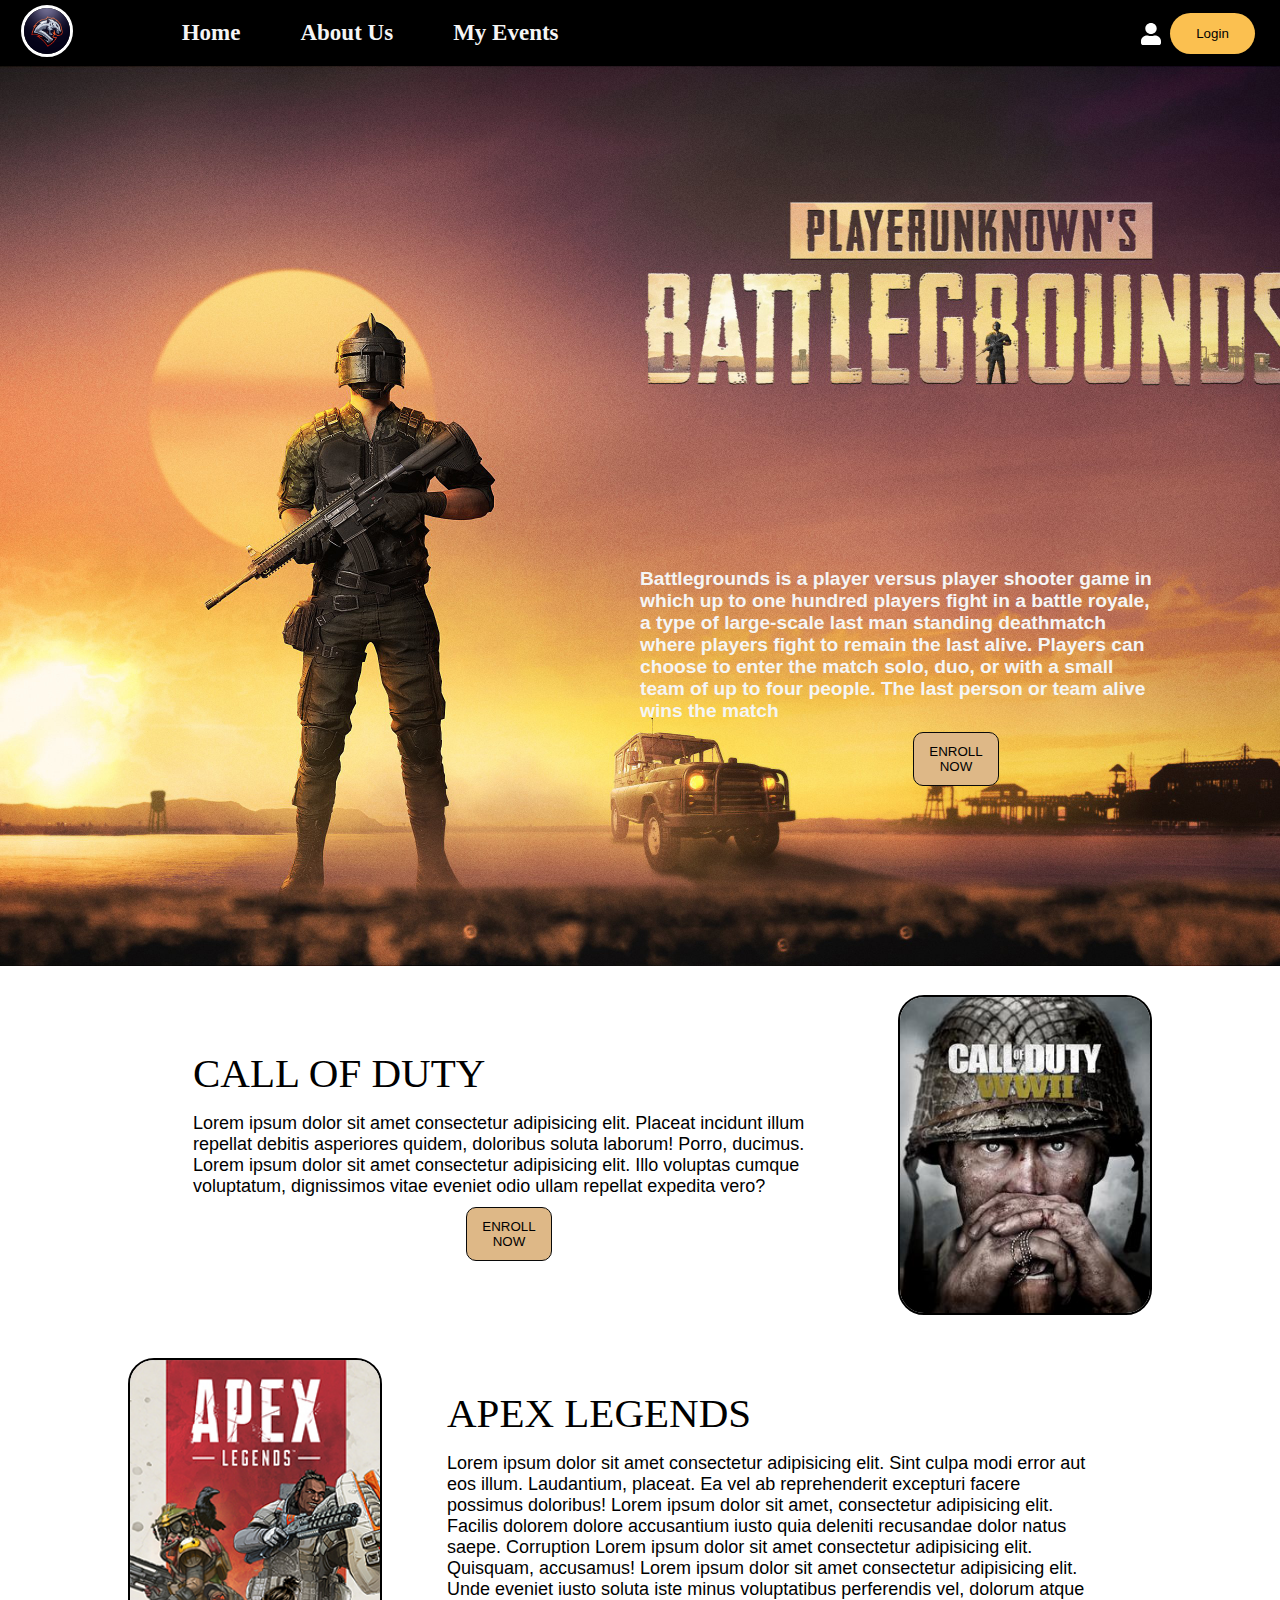
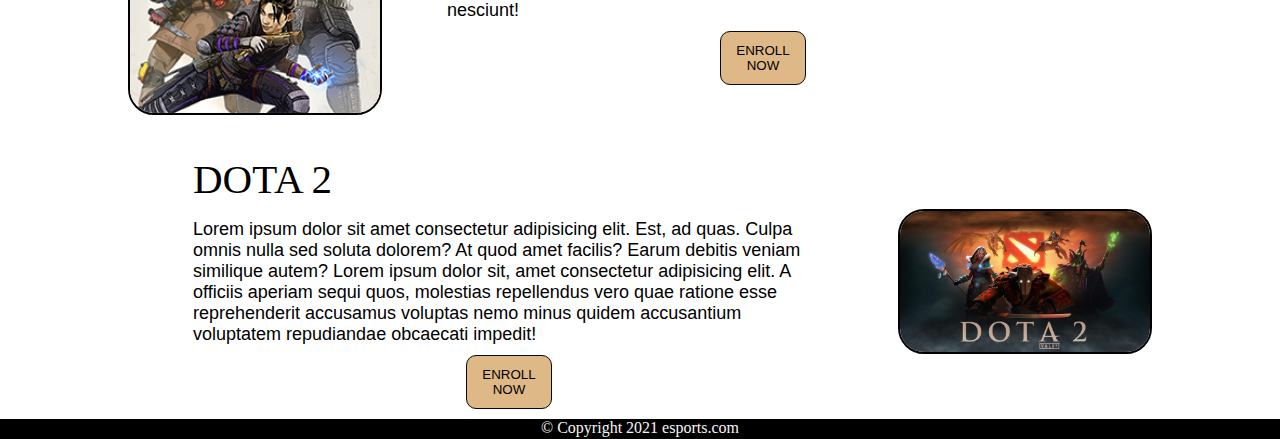
<file: index.html>
<!DOCTYPE html>
<html lang="en">

<head>
    <meta charset="UTF-8">
    <meta http-equiv="X-UA-Compatible" content="IE=edge">
    <meta name="viewport" content="width=device-width, initial-scale=1.0">
    <title>Esports tournament</title>
    <link rel="stylesheet" href="index.css">
</head>

<body>
    <header>
        <nav class="navbar h-nav-resp">
            <ul class="nav-list v-class-resp">
                <div class="logo"><a href="index.html"><img src="img/logo2.jpg" alt="logo"></a></div>
                <li><a href="index.html">Home</a></li>
                <li><a href="aboutUs.html">About Us</a></li>
                <li><a href="myevent.html">My Events</a></li>
            </ul>
            <div class="rightNav v-class-resp">
                <a href="login.html" target="_blank"><img src="img/user.svg" class="user" alt="user"></a>
                <a href="login.html" target="_blank">
                    <button class="btn btn-big">Login</button></a>
            </div>
        </nav>
    </header>
    <main>
        <section class="background firstSection">
            <div class="box-main box-main2">
                <div class="firstHalf">
                    <p class="text-small font">Battlegrounds is a player versus player shooter game in which up to one
                        hundred players fight in a battle royale, a type of large-scale last man standing deathmatch
                        where
                        players fight to remain the last alive. Players can choose to enter the match solo, duo, or with
                        a
                        small team of up to four people. The last person or team alive wins the match</p>
                    <a href="enrollnow.html">
                        <button class="btnEve"> ENROLL NOW</button></a>
                </div>

            </div>
        </section>

        <section class="section">
            <div class="paras">
                <p class="sectionTag text-big">CALL OF DUTY</p>
                <p class="sectionSubTag text-small font">Lorem ipsum dolor sit amet consectetur adipisicing elit.
                    Placeat
                    incidunt illum repellat debitis asperiores quidem, doloribus soluta laborum! Porro, ducimus.
                    Lorem ipsum dolor sit amet consectetur adipisicing elit. Illo voluptas cumque voluptatum,
                    dignissimos
                    vitae eveniet odio ullam repellat expedita vero? </p>
                <a href='enrollnow.html'>
                    <button class="btnEve">ENROLL NOW</button>
                </a>

            </div>
            <div class="thumbnail">
                <img src="img/cod.jpg" alt="laptop image" class="imgFluid">
            </div>
        </section>


        <section class="section section-left" id="about">
            <div class="paras">
                <p class="sectionTag text-big font">APEX LEGENDS</p>
                <p class="sectionSubTag text-small">Lorem ipsum dolor sit amet consectetur adipisicing elit. Sint culpa
                    modi
                    error aut eos illum. Laudantium, placeat. Ea vel ab reprehenderit excepturi facere possimus
                    doloribus!
                    Lorem ipsum dolor sit amet, consectetur adipisicing elit. Facilis dolorem dolore accusantium iusto
                    quia
                    deleniti recusandae dolor natus saepe. Corruption Lorem ipsum dolor sit amet consectetur adipisicing
                    elit. Quisquam, accusamus! Lorem ipsum dolor sit amet consectetur adipisicing elit. Unde eveniet
                    iusto
                    soluta iste minus voluptatibus perferendis vel, dolorum atque nesciunt!
                </p>
                <a href='enrollnow.html'>
                    <button class="btnEve">ENROLL NOW</button>
                </a>
            </div>
            <div class="thumbnail">
                <img src="img/apex.jpg" alt="laptop image" class="imgFluid">
            </div>
        </section>
        <section class="section" id="services">
            <div class="paras">
                <p class="sectionTag text-big font">DOTA 2</p>
                <p class="sectionSubTag text-small">Lorem ipsum dolor sit amet consectetur adipisicing elit. Est, ad
                    quas.
                    Culpa omnis nulla sed soluta dolorem? At quod amet facilis? Earum debitis veniam similique autem?
                    Lorem ipsum dolor sit, amet consectetur adipisicing elit. A officiis aperiam sequi quos, molestias
                    repellendus vero quae ratione esse reprehenderit accusamus voluptas nemo minus quidem accusantium
                    voluptatem repudiandae obcaecati impedit!
                </p>
                <a href='enrollnow.html'>
                    <button class="btnEve">ENROLL NOW</button>
                </a>
            </div>
            <div class="thumbnail">
                <img src="img/dota.jpg" alt="laptop image" class="imgFluid">
            </div>
        </section>
    </main>
    <footer>
        <p text-footer>&copy; Copyright 2021 esports.com</p>
    </footer>
</body>

</html>
</file>
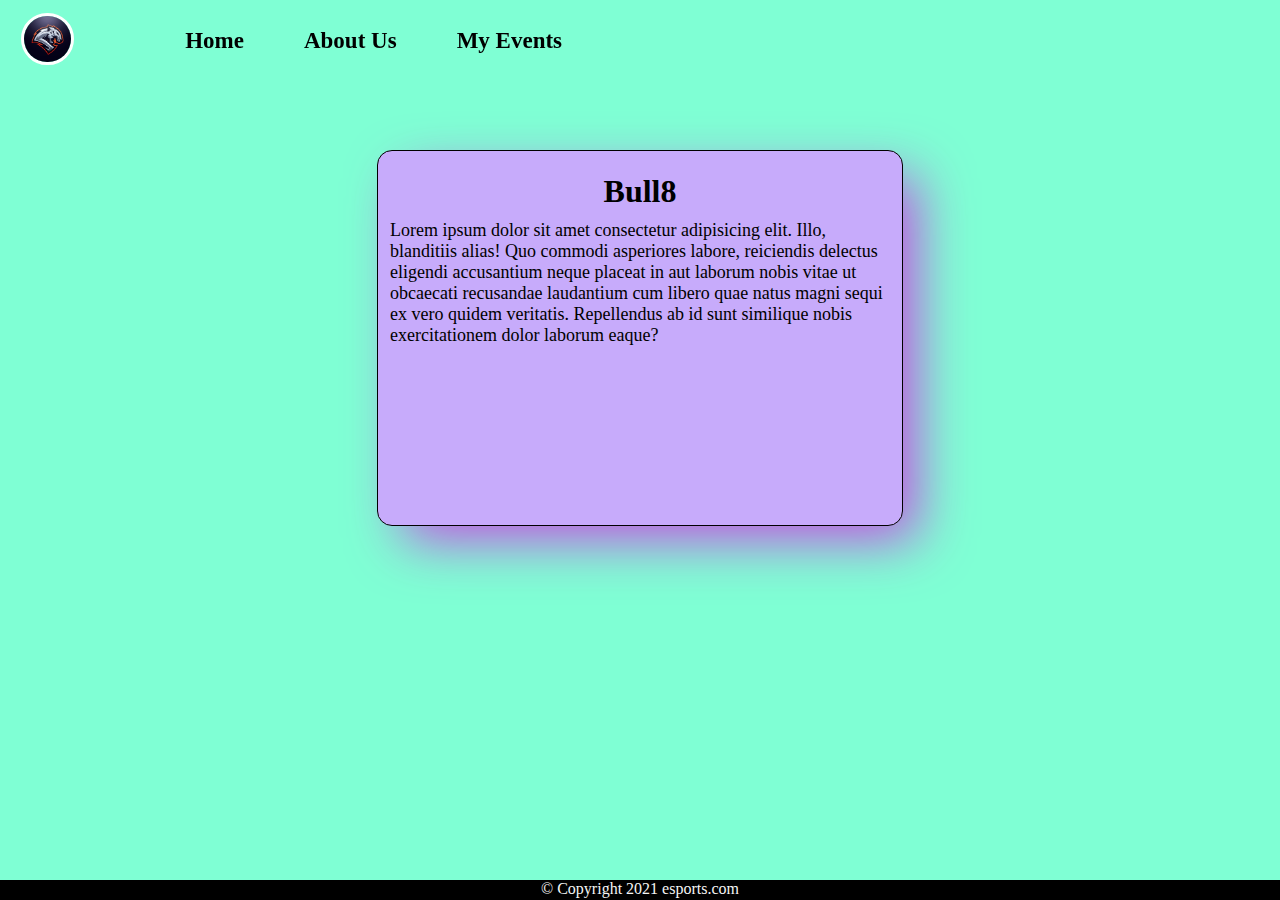
<file: aboutUs.html>
<!DOCTYPE html>
<html lang="en">

<head>
    <meta charset="UTF-8">
    <meta http-equiv="X-UA-Compatible" content="IE=edge">
    <meta name="viewport" content="width=device-width, initial-scale=1.0">
    <title>About Us</title>
    <link rel="stylesheet" href="aboutUs.css">
</head>

<body>
    <div class="main">
        <nav class="navbar h-nav-resp">
            <ul class="nav-list v-class-resp">
                <div class="logo"><a href="index.html"><img src="img/logo2.jpg" alt="logo"></a></div>
                <li><a href="index.html">Home</a></li>
                <li><a href="aboutUs.html">About Us</a></li>
                <li><a href="myevent.html">My Events</a></li>
            </ul>
        </nav>
        <div class="container">
            <h1>Bull8</h1>
            <p>Lorem ipsum dolor sit amet consectetur adipisicing elit. Illo, blanditiis alias! Quo commodi asperiores
                labore, reiciendis delectus eligendi accusantium neque placeat in aut laborum nobis vitae ut obcaecati
                recusandae laudantium cum libero quae natus magni sequi ex vero quidem veritatis. Repellendus ab id sunt
                similique nobis exercitationem dolor laborum eaque?</p>
        </div>
        <footer id="footer">
            <p text-footer>&copy; Copyright 2021 esports.com</p>
        </footer>
    </div>

</body>

</html>
</file>
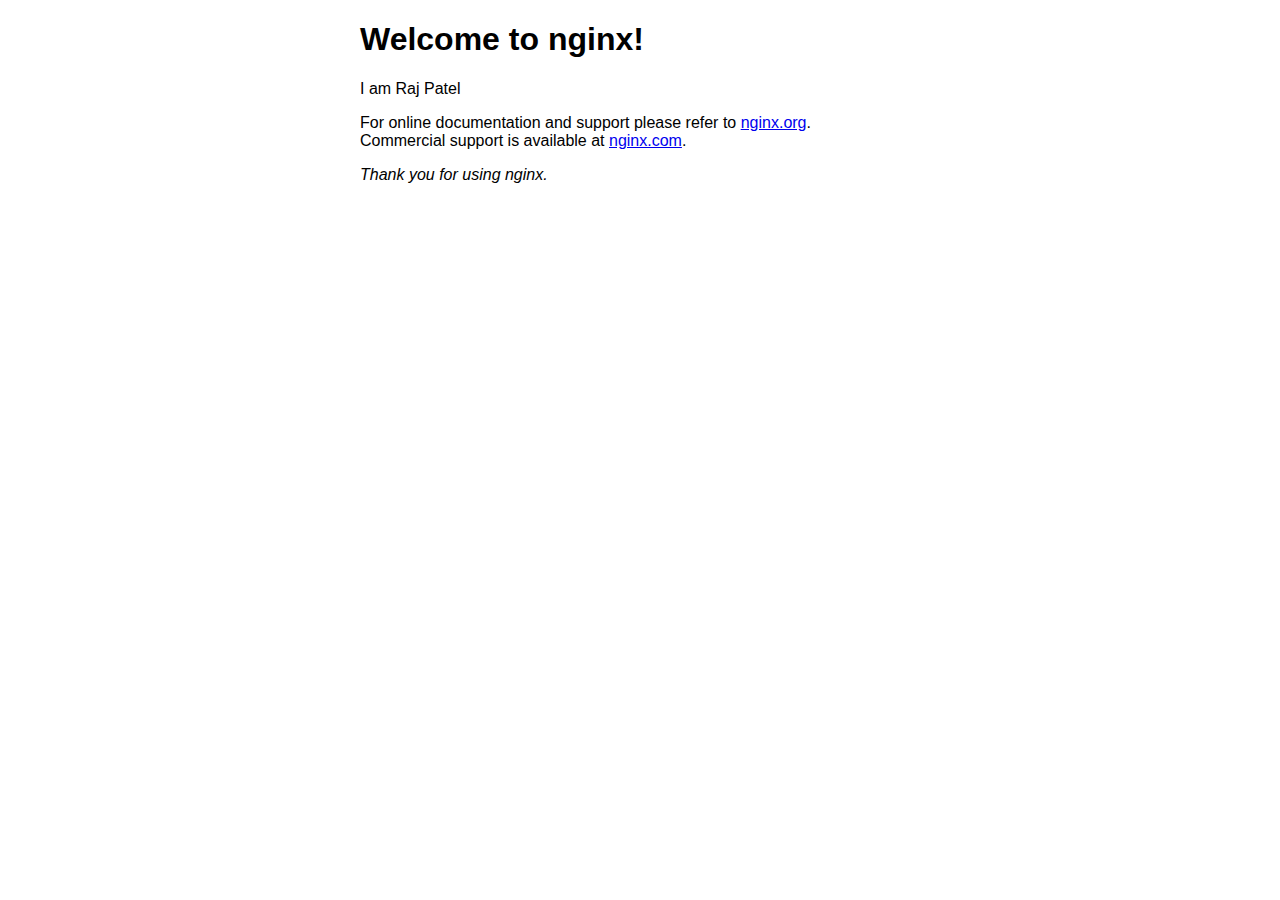
<file: index.nginx-debian.html>
<!DOCTYPE html>
<html>
<head>
<title>Welcome to nginx!</title>
<style>
    body {
        width: 35em;
        margin: 0 auto;
        font-family: Tahoma, Verdana, Arial, sans-serif;
    }
</style>
</head>
<body>
<h1>Welcome to nginx!</h1>
<p>I am Raj Patel</p>

<p>For online documentation and support please refer to
<a href="http://nginx.org/">nginx.org</a>.<br/>
Commercial support is available at
<a href="http://nginx.com/">nginx.com</a>.</p>

<p><em>Thank you for using nginx.</em></p>
</body>
</html>
</file>
<file: index.css>
*{
    margin: 0;
    padding:0;
}
@import url('https://fonts.googleapis.com/css2?family=Roboto&display=swap');
@import url('https://fonts.googleapis.com/css2?family=Girassol&display=swap');
@import url('https://fonts.googleapis.com/css2?family=Goblin+One&display=swap');
.logo{
    width:20%;
    display: flex;
    justify-content: right;
    align-items: center;
    margin-left: 21px;
    margin-right: -45px;
}
.logo img{
    width: 26%;
    border: 3px solid white;
    border-radius: 50px;
}

.navbar{
    display: flex;
    align-items: center;
    justify-content: center;
    top:0;
    /* background-color: wheat; */
    background-color:black;
}
.nav-list{
    width: 70%; 
    display: flex; 
    align-items: center;
    
}
.nav-list li{
    list-style: none;
    padding: 20px 30px;
}

.nav-list li a{
    color: whitesmoke;
    text-decoration: none;
    /* color: rgb(0, 0, 0); */
    font-size: 23px;
    font-weight: 700; 
    font-family: 'Girassol', cursive;
}

.nav-list li a:hover{ 
    color: #fbc050;
}  
.btn-big{
    width: 85px;
    padding: 13px;
    border-radius: 30px;
    background-color: #fbc050;
    cursor: pointer;
    border: none;
}
.user{
    width: 20px;
    margin-right: 9px;
    filter: invert(100%);
    cursor: pointer;
    margin-top: 10px;
}
.rightNav{
    width: 30%;
    display: flex;
    justify-content: flex-end;
    margin-right: 25px;
}


.background{
    background: rgba(0, 0, 0, 0.7) url('img/pubg6.jpeg') no-repeat center center;
    background-size: cover;
}

.firstSection{
    height: 100vh;
}
.font{
    font-family: 'Roboto', sans-serif;
}

.box-main{
    display: flex;
    color: white;
    font-family: 'Segoe UI', Tahoma, Geneva, Verdana, sans-serif;
    margin: auto;
    height: 80%;
    width: 50%;
    align-items: flex-end;
}
.box-main2{
    width: 50%;
    margin-right: 0px;

}
.firstHalf{
    width: 80%;
    display: flex;
    flex-direction: column;
    justify-content: center;
}
.firstHalf p{
    color:whitesmoke;
    margin-top: 10px;
    font-weight: 800;
    font-size: 1.2rem;
}


.secondHalf{
    width: 30%;
}

.secondHalf img{
    width: 70%; 
    border: 4px solid white;
    border-radius: 150px;
    display: block;
    margin: auto;
}

.text-big{
    font-size: 41px;
    font-family: 'Goblin One', cursive;
}

.text-small{
    font-size: 18px;
}

.section{ 
    display: flex;
    align-items: center;
    justify-content: space-evenly;
    max-width: 80%;
    margin: auto;
    font-family: 'Ubuntu', sans-serif;
    padding: 10px;
}

.section-left{
    flex-direction: row-reverse;
}

.paras{
    padding: 0px 65px;
}

.sectionTag{
    padding: 16px 0;
}

.btnEve{
width: 86px;
border-radius: 10px;
background-color: burlywood;
padding: 11px;
margin-left: 273px;
margin-top: 10px;
cursor: pointer;
border: 1px solid #090909;
}

.thumbnail img{
    width: 250px;
    border: 2px solid black;
    border-radius: 26px;
    margin-top: 19px;
}

.contact{
    background-color: #f6f5f4;
    height: 833px;
}
.text-center{

    text-align: center;
    padding-top: 30px;
    font-family: 'Ubuntu', sans-serif;
    font-size: 35px;
}

.form{
    max-width: 62%;
    margin: 25px auto;
}

.form-input{
    margin: 14px 0;
    padding: 5px 13px;
    width: 100%; 
    font-size: 19px;
    border: 2px solid grey;
    border-radius: 6px;
    font-family: 'Segoe UI', Tahoma, Geneva, Verdana, sans-serif;
}
.text-footer{
    text-align: center;
    padding: 30px 0;
   font-family: 'Ubuntu', sans-serif; 
   display: flex;
   justify-content: center;
   
}
footer{
    height: 20px;
    background-color: black;
}
footer p{
    color: whitesmoke;
    text-align: center;
}
</file>
<file: aboutUs.css>
*{
    margin: 0px;
    padding: 0px;
}
@import url('https://fonts.googleapis.com/css2?family=Girassol&family=Goblin+One&display=swap');
@import url('https://fonts.googleapis.com/css2?family=Goblin+One&display=swap');
body{
    /* background: url('img/bgs.jpg') no-repeat center center fixed; */
    background: cover;
    background-color: aquamarine;
    background-size: 100vw 100vh;
}
.logo{
    width:20%;
    display: flex;
    justify-content: right;
    align-items: center;
    margin-left: 21px;
    margin-right: -45px;
}
.logo img{
    width: 26%;
    border: 3px solid white;
    border-radius: 50px;
}

.navbar{
    display: flex;
    align-items: center;
    justify-content: left;
    position: fixed;
    top: 0px;
    margin-top: 8px;
    
}
.nav-list{
    width: 70%; 
    display: flex; 
    align-items: center;
}
 .nav-list li{
    list-style: none;
    padding: 20px 30px;
}

.nav-list li a{
    text-decoration: none;
    color: rgb(0, 0, 0);
    font-size: 23px;
    font-weight: 700;  
    font-family: 'Girassol', cursive
}

.nav-list li a:hover{ 
    color: rgb(211, 30, 30);
}  
.btn-big{
    width: 85px;
    padding: 13px;
    border-radius: 30px;
    background-color: #fbc050;
    cursor: pointer;
}
.container{
    width: 500px;
    height: 350px;
    margin: auto;
    padding: 12px;
    background-color: #c7abfb;
    border: 1px solid black;
    margin-top: 150px;
    border-radius: 15px;
    box-shadow: 20px 20px 54px -6px rgba(222, 19, 230, 0.75);
}
.container h1{
    text-align: center;
    margin: 10px;
    font-family: 'Goblin One', cursive;
}
.container p{
    font-size: 18px;
    font-family: 'Girassol', cursive;
    
}

.text-footer{
    text-align: center;
    padding: 30px 0;
   font-family: 'Ubuntu', sans-serif; 
   display: flex;
   justify-content: center;
   
}

footer p{
    color: whitesmoke;
    text-align: center;
}
#footer {
    position: absolute;
    bottom: 0;
    width: 100%;
    height: 20px;
    background-color: black;            /* Footer height */
  }
</file>
